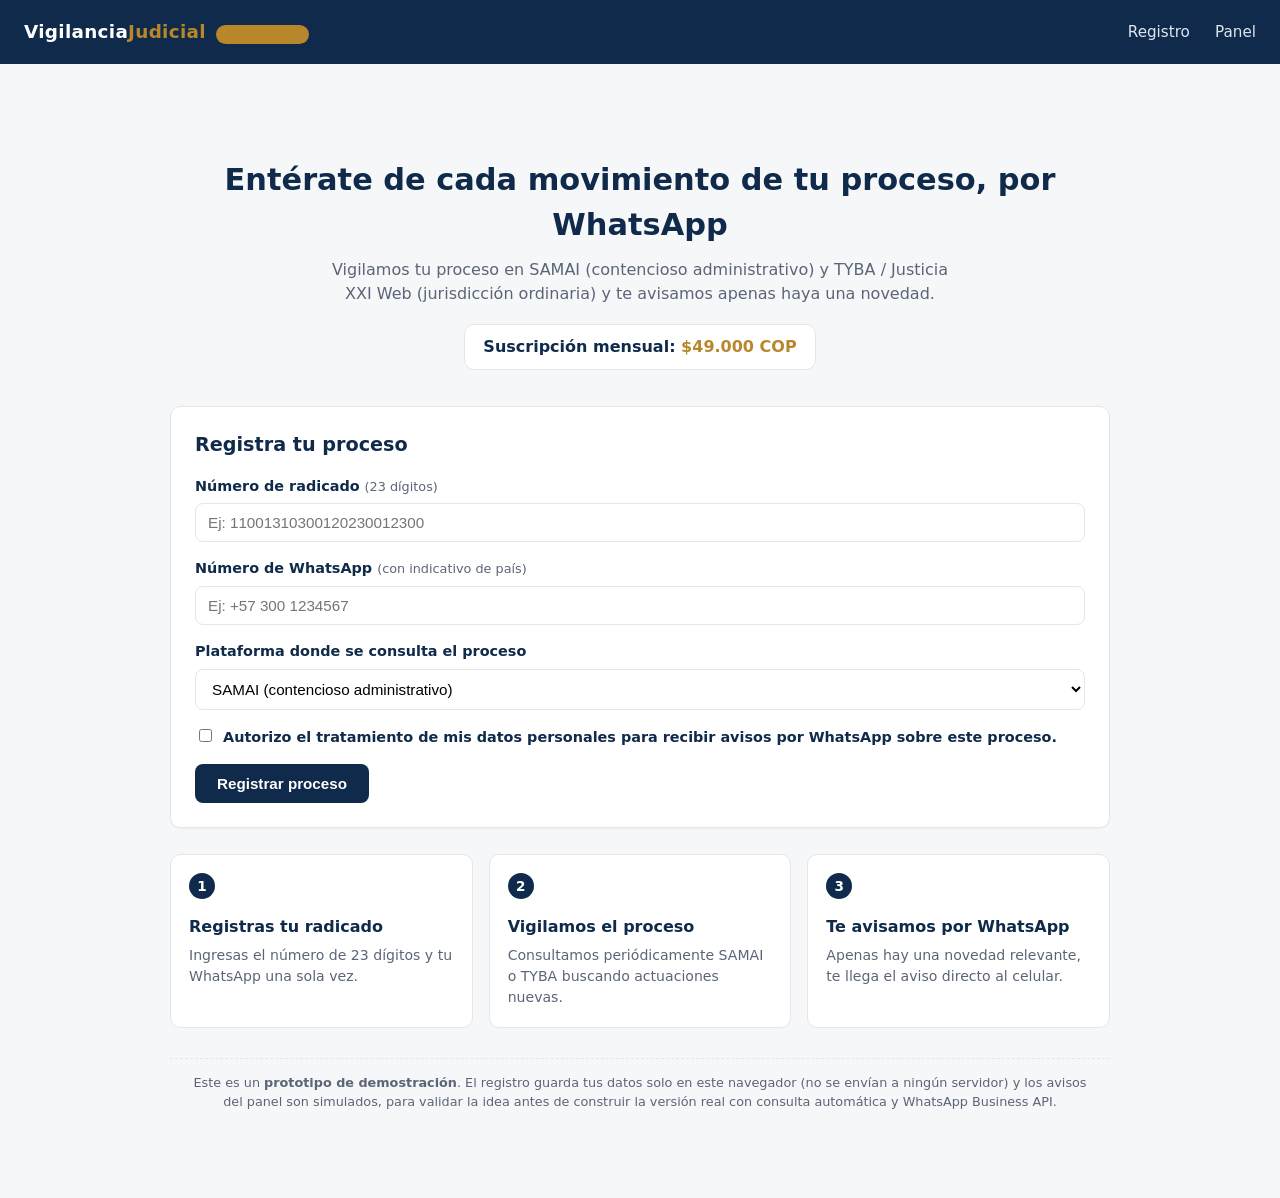
<file: index.html>
<!doctype html>
<html lang="es">
<head>
<meta charset="utf-8">
<meta name="viewport" content="width=device-width, initial-scale=1">
<title>Vigilancia de Procesos Judiciales</title>
<link rel="stylesheet" href="style.css">
</head>
<body>

<header>
  <div class="brand">Vigilancia<span>Judicial</span><span class="badge-demo">Prototipo</span></div>
  <nav>
    <a href="index.html">Registro</a>
    <a href="panel.html">Panel</a>
  </nav>
</header>

<main>
  <section class="hero">
    <h1>Entérate de cada movimiento de tu proceso, por WhatsApp</h1>
    <p>Vigilamos tu proceso en SAMAI (contencioso administrativo) y TYBA / Justicia XXI Web (jurisdicción ordinaria) y te avisamos apenas haya una novedad.</p>
    <div class="price-tag">Suscripción mensual: <strong>$49.000 COP</strong></div>
  </section>

  <section class="card">
    <h2>Registra tu proceso</h2>
    <form id="registro-form" novalidate>
      <div class="field">
        <label for="radicado">Número de radicado <span class="hint">(23 dígitos)</span></label>
        <input type="text" id="radicado" name="radicado" placeholder="Ej: 11001310300120230012300" maxlength="23" autocomplete="off">
        <div class="error-text" id="error-radicado">El radicado debe tener exactamente 23 dígitos numéricos.</div>
      </div>

      <div class="field">
        <label for="whatsapp">Número de WhatsApp <span class="hint">(con indicativo de país)</span></label>
        <input type="tel" id="whatsapp" name="whatsapp" placeholder="Ej: +57 300 1234567" autocomplete="off">
        <div class="error-text" id="error-whatsapp">Ingresa un número de WhatsApp válido.</div>
      </div>

      <div class="field">
        <label for="plataforma">Plataforma donde se consulta el proceso</label>
        <select id="plataforma" name="plataforma">
          <option value="samai">SAMAI (contencioso administrativo)</option>
          <option value="tyba">TYBA / Justicia XXI Web (jurisdicción ordinaria)</option>
          <option value="no-se">No estoy seguro</option>
        </select>
      </div>

      <div class="field">
        <label>
          <input type="checkbox" id="consentimiento" style="width:auto; display:inline; margin-right:6px;">
          Autorizo el tratamiento de mis datos personales para recibir avisos por WhatsApp sobre este proceso.
        </label>
      </div>

      <button type="submit">Registrar proceso</button>
    </form>
  </section>

  <section class="steps">
    <div class="step">
      <div class="num">1</div>
      <h3>Registras tu radicado</h3>
      <p>Ingresas el número de 23 dígitos y tu WhatsApp una sola vez.</p>
    </div>
    <div class="step">
      <div class="num">2</div>
      <h3>Vigilamos el proceso</h3>
      <p>Consultamos periódicamente SAMAI o TYBA buscando actuaciones nuevas.</p>
    </div>
    <div class="step">
      <div class="num">3</div>
      <h3>Te avisamos por WhatsApp</h3>
      <p>Apenas hay una novedad relevante, te llega el aviso directo al celular.</p>
    </div>
  </section>

  <p class="disclaimer">
    Este es un <strong>prototipo de demostración</strong>. El registro guarda tus datos solo en este navegador
    (no se envían a ningún servidor) y los avisos del panel son simulados, para validar la idea antes de
    construir la versión real con consulta automática y WhatsApp Business API.
  </p>
</main>

<script src="script.js"></script>
</body>
</html>
</file>
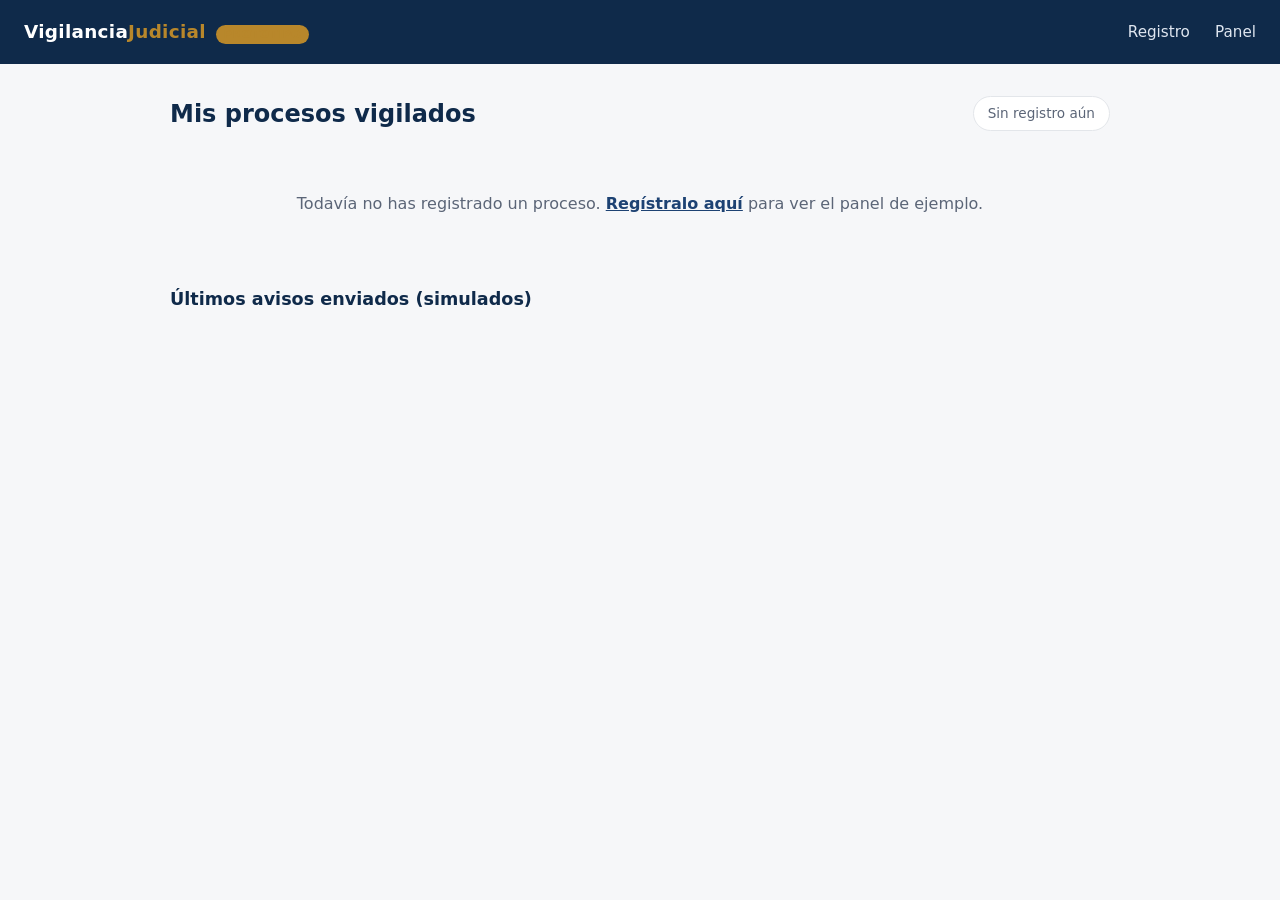
<file: panel.html>
<!doctype html>
<html lang="es">
<head>
<meta charset="utf-8">
<meta name="viewport" content="width=device-width, initial-scale=1">
<title>Panel de Procesos Vigilados</title>
<link rel="stylesheet" href="style.css">
</head>
<body>

<header>
  <div class="brand">Vigilancia<span>Judicial</span><span class="badge-demo">Prototipo</span></div>
  <nav>
    <a href="index.html">Registro</a>
    <a href="panel.html">Panel</a>
  </nav>
</header>

<main>
  <div class="panel-header">
    <h1>Mis procesos vigilados</h1>
    <div class="subscriber-chip" id="subscriber-chip">Sin registro aún</div>
  </div>

  <div id="panel-content"></div>

  <section class="whatsapp-log">
    <h2 style="color:var(--navy); font-size:1.1rem;">Últimos avisos enviados (simulados)</h2>
    <div id="whatsapp-log-list"></div>
  </section>
</main>

<script src="script.js"></script>
<script>
  renderPanel();
</script>
</body>
</html>
</file>
<file: style.css>
:root {
  --navy: #0f2a4a;
  --navy-light: #1d4273;
  --gold: #b8872b;
  --bg: #f6f7f9;
  --card: #ffffff;
  --text: #1d2430;
  --muted: #5b6577;
  --border: #e3e6ea;
  --green: #1f8a4c;
  --amber: #b8872b;
  --red: #c0392b;
  --radius: 10px;
}

* { box-sizing: border-box; }

body {
  margin: 0;
  font-family: "Segoe UI", system-ui, -apple-system, Arial, sans-serif;
  background: var(--bg);
  color: var(--text);
  line-height: 1.5;
}

header {
  background: var(--navy);
  color: #fff;
  padding: 18px 24px;
  display: flex;
  align-items: center;
  justify-content: space-between;
}

header .brand {
  font-weight: 700;
  font-size: 1.15rem;
  letter-spacing: 0.3px;
}

header .brand span {
  color: var(--gold);
}

header nav a {
  color: #dfe6f0;
  text-decoration: none;
  margin-left: 20px;
  font-size: 0.95rem;
}

header nav a:hover { color: #fff; }

.badge-demo {
  background: var(--amber);
  color: #fff;
  font-size: 0.7rem;
  font-weight: 700;
  text-transform: uppercase;
  padding: 3px 8px;
  border-radius: 999px;
  margin-left: 10px;
  letter-spacing: 0.5px;
}

main {
  max-width: 980px;
  margin: 0 auto;
  padding: 32px 20px 60px;
}

.hero {
  text-align: center;
  padding: 36px 20px 10px;
}

.hero h1 {
  font-size: 1.9rem;
  color: var(--navy);
  margin-bottom: 10px;
}

.hero p {
  color: var(--muted);
  max-width: 620px;
  margin: 0 auto 18px;
}

.price-tag {
  display: inline-block;
  background: var(--card);
  border: 1px solid var(--border);
  border-radius: var(--radius);
  padding: 10px 18px;
  font-weight: 600;
  color: var(--navy);
}

.price-tag strong { color: var(--gold); }

.card {
  background: var(--card);
  border: 1px solid var(--border);
  border-radius: var(--radius);
  padding: 24px;
  margin-top: 26px;
  box-shadow: 0 1px 2px rgba(15, 42, 74, 0.04);
}

.card h2 {
  margin-top: 0;
  color: var(--navy);
  font-size: 1.2rem;
}

form .field {
  margin-bottom: 16px;
}

label {
  display: block;
  font-weight: 600;
  font-size: 0.9rem;
  margin-bottom: 6px;
  color: var(--navy);
}

label .hint {
  font-weight: 400;
  color: var(--muted);
  font-size: 0.8rem;
}

input[type="text"], input[type="tel"], select {
  width: 100%;
  padding: 10px 12px;
  border: 1px solid var(--border);
  border-radius: 8px;
  font-size: 0.95rem;
  background: #fff;
}

input:focus, select:focus {
  outline: none;
  border-color: var(--navy-light);
}

.error-text {
  color: var(--red);
  font-size: 0.82rem;
  margin-top: 4px;
  display: none;
}

button {
  background: var(--navy);
  color: #fff;
  border: none;
  padding: 11px 22px;
  border-radius: 8px;
  font-size: 0.95rem;
  font-weight: 600;
  cursor: pointer;
}

button:hover { background: var(--navy-light); }

button.secondary {
  background: transparent;
  color: var(--navy);
  border: 1px solid var(--border);
}

button.secondary:hover { background: #eef1f5; }

.steps {
  display: grid;
  grid-template-columns: repeat(3, 1fr);
  gap: 16px;
  margin-top: 26px;
}

.step {
  background: var(--card);
  border: 1px solid var(--border);
  border-radius: var(--radius);
  padding: 18px;
}

.step .num {
  display: inline-flex;
  align-items: center;
  justify-content: center;
  width: 26px;
  height: 26px;
  border-radius: 50%;
  background: var(--navy);
  color: #fff;
  font-weight: 700;
  font-size: 0.85rem;
  margin-bottom: 10px;
}

.step h3 { margin: 6px 0 6px; font-size: 1rem; color: var(--navy); }
.step p { margin: 0; color: var(--muted); font-size: 0.88rem; }

.disclaimer {
  margin-top: 30px;
  font-size: 0.8rem;
  color: var(--muted);
  text-align: center;
  padding: 14px;
  border-top: 1px dashed var(--border);
}

/* Panel */
.panel-header {
  display: flex;
  align-items: center;
  justify-content: space-between;
  flex-wrap: wrap;
  gap: 10px;
  margin-bottom: 20px;
}

.panel-header h1 {
  color: var(--navy);
  font-size: 1.5rem;
  margin: 0;
}

.subscriber-chip {
  background: var(--card);
  border: 1px solid var(--border);
  border-radius: 999px;
  padding: 6px 14px;
  font-size: 0.85rem;
  color: var(--muted);
}

.process-list {
  display: flex;
  flex-direction: column;
  gap: 14px;
}

.process-card {
  background: var(--card);
  border: 1px solid var(--border);
  border-radius: var(--radius);
  padding: 18px 20px;
}

.process-top {
  display: flex;
  justify-content: space-between;
  align-items: flex-start;
  gap: 12px;
  flex-wrap: wrap;
}

.process-radicado {
  font-family: "Consolas", monospace;
  font-weight: 700;
  color: var(--navy);
  font-size: 0.95rem;
}

.process-meta {
  color: var(--muted);
  font-size: 0.82rem;
  margin-top: 2px;
}

.status-pill {
  font-size: 0.75rem;
  font-weight: 700;
  padding: 4px 10px;
  border-radius: 999px;
  text-transform: uppercase;
  white-space: nowrap;
}

.status-nuevo { background: #fde9e5; color: var(--red); }
.status-en-tramite { background: #fff4df; color: var(--amber); }
.status-al-dia { background: #e5f4ea; color: var(--green); }

.actuacion {
  margin-top: 12px;
  padding-top: 12px;
  border-top: 1px solid var(--border);
  font-size: 0.88rem;
}

.actuacion .fecha {
  color: var(--muted);
  font-size: 0.78rem;
}

.whatsapp-log {
  margin-top: 30px;
}

.whatsapp-msg {
  display: flex;
  gap: 10px;
  align-items: flex-start;
  background: #eafaf1;
  border: 1px solid #cdeedb;
  border-radius: var(--radius);
  padding: 12px 16px;
  margin-bottom: 10px;
  font-size: 0.88rem;
}

.whatsapp-msg .icon {
  font-size: 1.1rem;
}

.whatsapp-msg .time {
  color: var(--muted);
  font-size: 0.76rem;
  margin-top: 4px;
}

.empty-state {
  text-align: center;
  padding: 40px 20px;
  color: var(--muted);
}

.empty-state a { color: var(--navy-light); font-weight: 600; }

@media (max-width: 640px) {
  .steps { grid-template-columns: 1fr; }
  header { flex-direction: column; gap: 10px; align-items: flex-start; }
}
</file>
